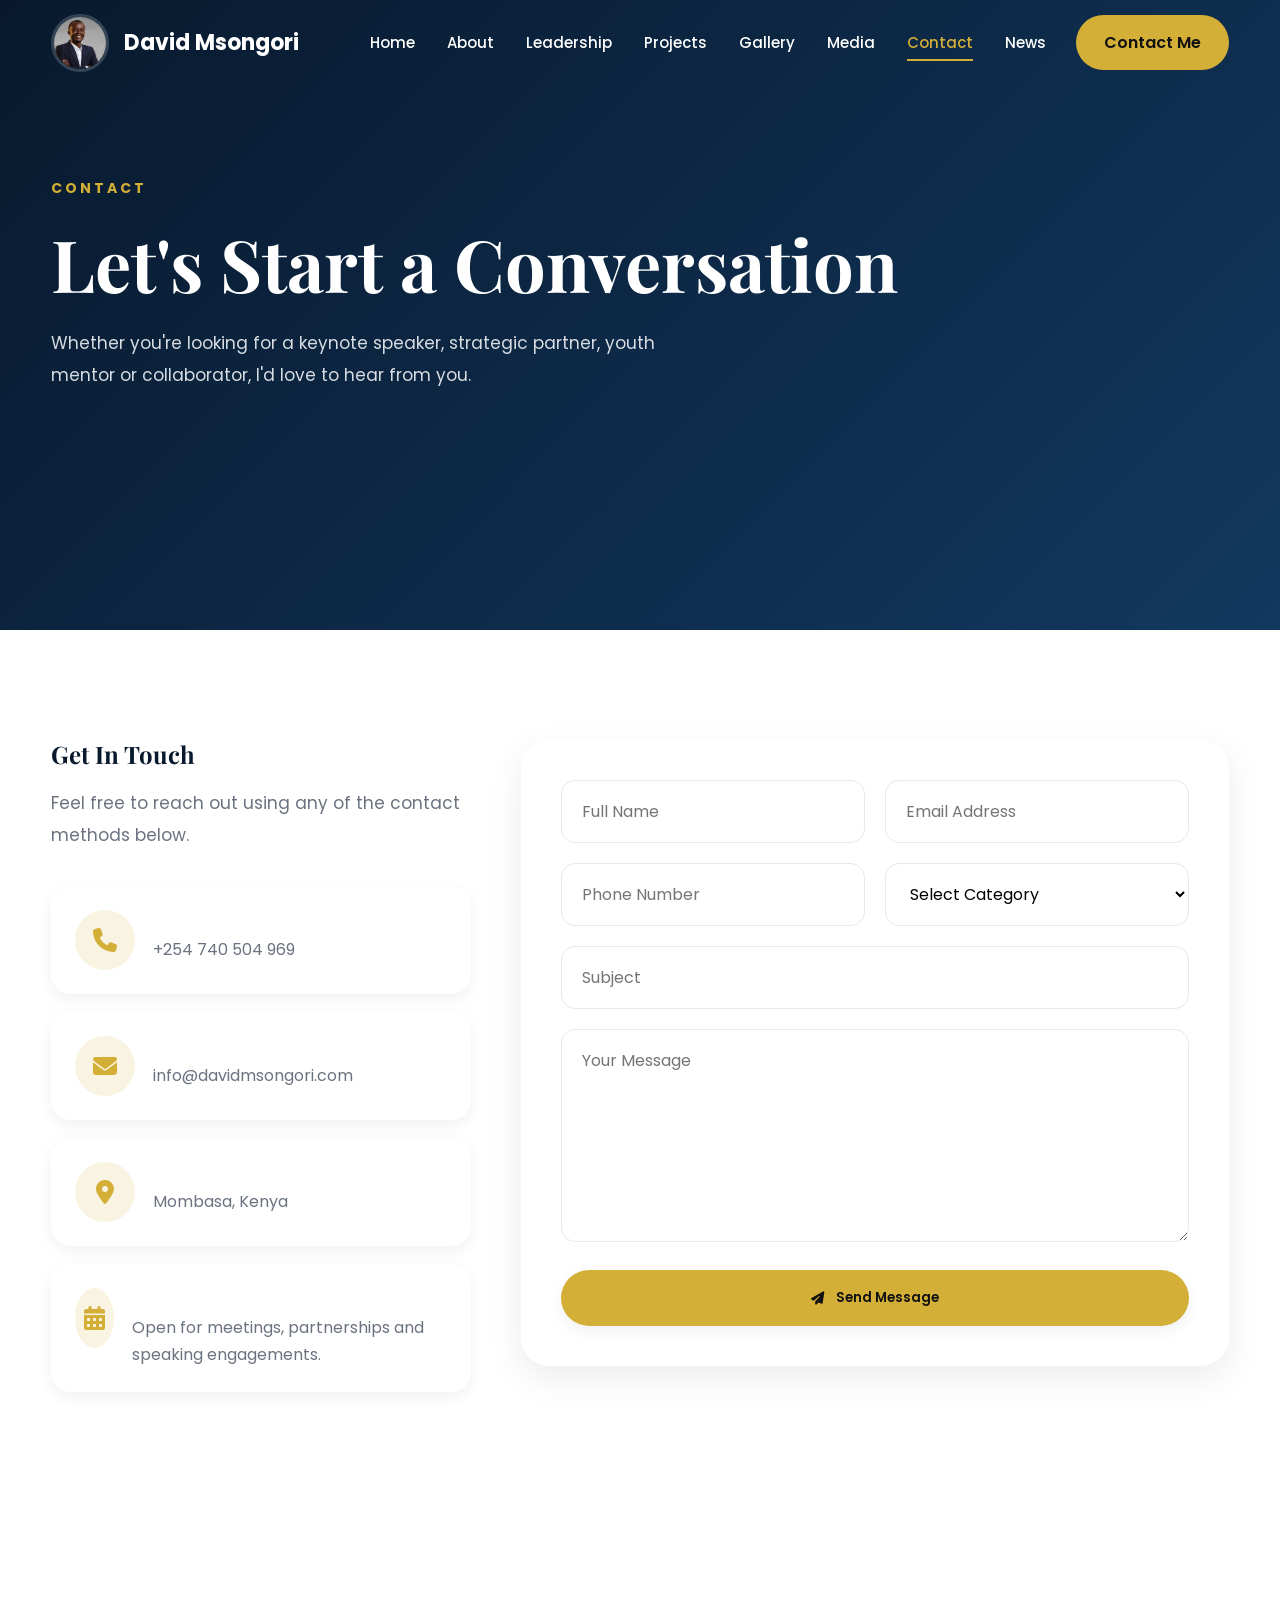
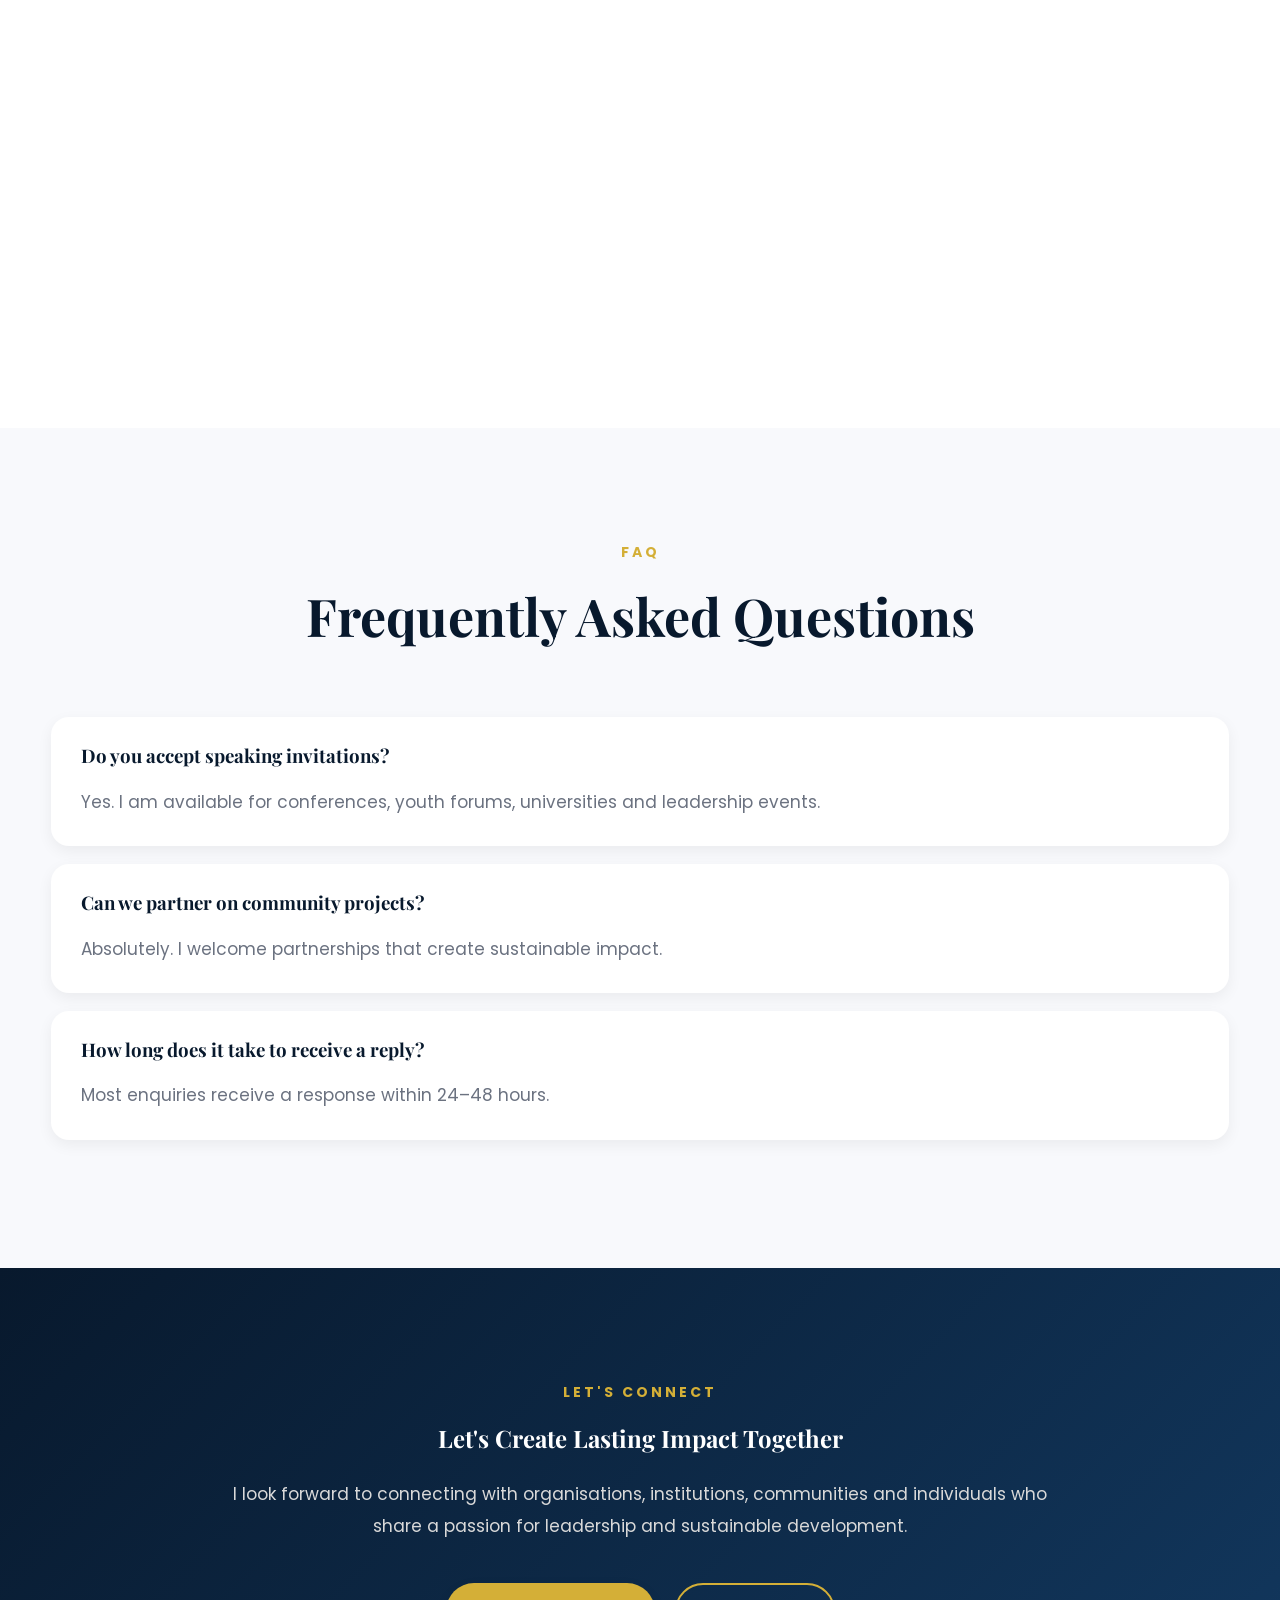
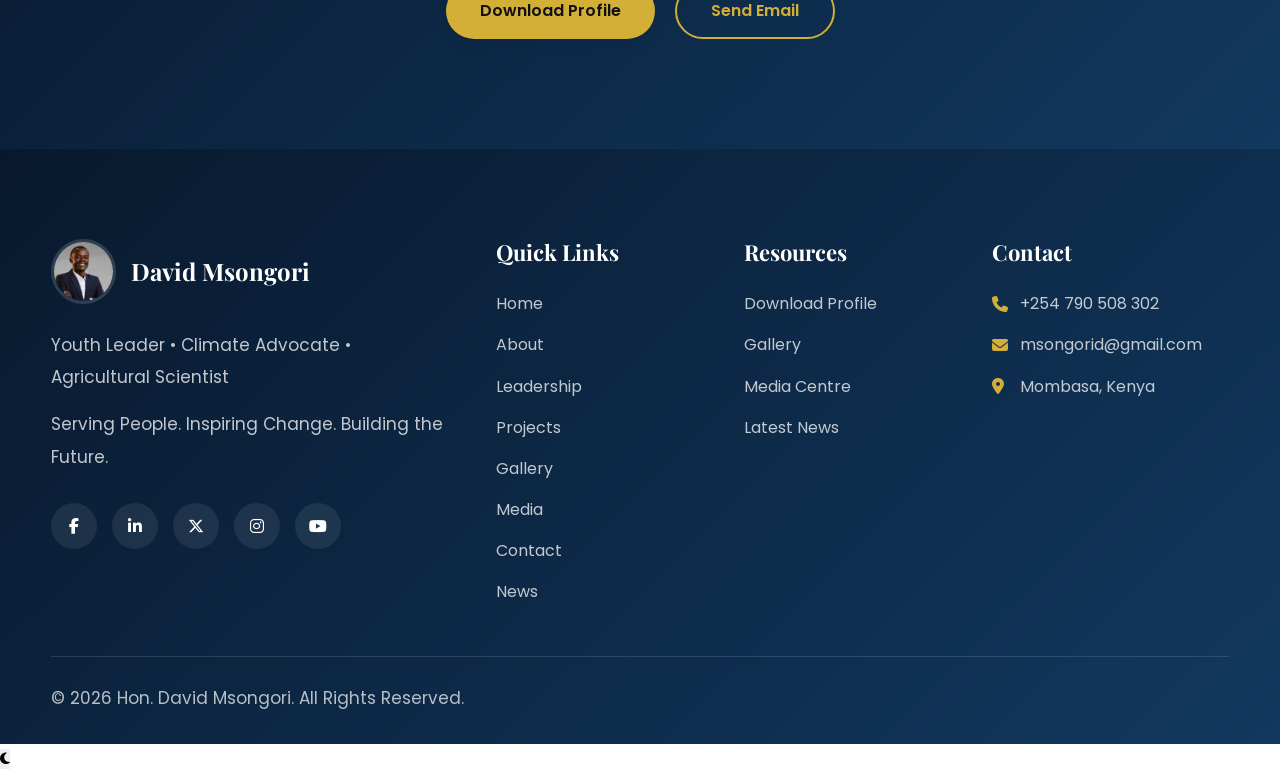
<file: contact.html>
<!DOCTYPE html>
<html lang="en">

<div id="header"></div>
<body>

    <!-- ======================================================
         HEADER
         Copy your complete header/navigation from index.html
    ======================================================= -->
<head>

    <!-- Basic -->
    <meta charset="UTF-8">
    <meta name="viewport" content="width=device-width, initial-scale=1.0">

    <title>Hon. David Msongori | Official Website</title>

    <meta name="description"
          content="Official website of Hon. David Msongori, Youth Leader, Climate Advocate and Agricultural Scientist.">

    <meta name="keywords"
          content="David Msongori, Youth Leader, Kenya, Climate Advocate, Agriculture, Leadership">

    <meta name="author"
          content="Hon. David Msongori">

    <!-- Theme Color -->

    <meta name="theme-color" content="#0A2342">

    <!-- Favicon -->

    <link rel="icon" type="image/png" href="images/favicon.png">

    <!-- Google Fonts -->

    <link rel="preconnect" href="https://fonts.googleapis.com">

    <link rel="preconnect" href="https://fonts.gstatic.com" crossorigin>

    <link href="https://fonts.googleapis.com/css2?family=Poppins:wght@300;400;500;600;700&family=Playfair+Display:wght@600;700;800&display=swap" rel="stylesheet">

    <!-- Font Awesome -->

    <link rel="stylesheet"
href="https://cdnjs.cloudflare.com/ajax/libs/font-awesome/6.5.2/css/all.min.css">

    <!-- CSS -->

    <link rel="stylesheet" href="css/style.css">
    

</head>

<body>
<main>

<!-- Navigation goes here -->

    <header class="header">

<div class="container nav-container">

<a href="index.html" class="logo">

<img src="images/david.jpg" alt="David Msongori">

<span>David Msongori</span>

</a>

<nav class="navbar">

<ul class="nav-links">

<li><a href="index.html" class="active">Home</a></li>

<li><a href="about.html">About</a></li>

<li><a href="leadership.html">Leadership</a></li>

<li><a href="projects.html">Projects</a></li>

<li><a href="gallery.html">Gallery</a></li>

<li><a href="media.html">Media</a></li>

<li><a href="contact.html">Contact</a></li>

<li><a href="news.html">News</a></li>

</ul>

</nav>

<a href="https://wa.me/254790508302" class="nav-btn">

Contact Me

</a>

<div class="hamburger">

<span></span>

<span></span>

<span></span>

</div>

</div>

</header>


    <!-- ======================================================
         CONTACT HERO
    ======================================================= -->

    <section class="contact-hero">

        <div class="container">

            <span class="section-tag">

                CONTACT

            </span>

            <h1 class="hero-title">

                Let's Start a Conversation

            </h1>

            <p class="hero-text">

                Whether you're looking for a keynote speaker,
                strategic partner, youth mentor or collaborator,
                I'd love to hear from you.

            </p>

        </div>

    </section>



    <!-- ======================================================
         CONTACT
    ======================================================= -->

    <section class="contact-page">

        <div class="container">

            <div class="contact-grid">

                <!-- LEFT -->

                <div class="contact-info">

                    <h2>

                        Get In Touch

                    </h2>

                    <p>

                        Feel free to reach out using any of the
                        contact methods below.

                    </p>

                    <div class="contact-card">

                        <i class="fas fa-phone"></i>

                        <div>

                            <h4>Phone</h4>

                            <span>+254 740 504 969</span>

                        </div>

                    </div>

                    <div class="contact-card">

                        <i class="fas fa-envelope"></i>

                        <div>

                            <h4>Email</h4>

                            <span>info@davidmsongori.com</span>

                        </div>

                    </div>

                    <div class="contact-card">

                        <i class="fas fa-location-dot"></i>

                        <div>

                            <h4>Location</h4>

                            <span>Mombasa, Kenya</span>

                        </div>

                    </div>

                    <div class="contact-card">

                        <i class="fas fa-calendar-days"></i>

                        <div>

                            <h4>Availability</h4>

                            <span>

                                Open for meetings,
                                partnerships and speaking engagements.

                            </span>

                        </div>

                    </div>

                </div>



                <!-- RIGHT -->

                <div class="contact-form">

                    <form id="contactForm">

                        <div class="form-row">

                            <input
                                type="text"
                                placeholder="Full Name"
                                required>

                            <input
                                type="email"
                                placeholder="Email Address"
                                required>

                        </div>

                        <div class="form-row">

                            <input
                                type="tel"
                                placeholder="Phone Number">

                            <select required>

                                <option value="">

                                    Select Category

                                </option>

                                <option>

                                    Partnership

                                </option>

                                <option>

                                    Speaking Invitation

                                </option>

                                <option>

                                    Media Interview

                                </option>

                                <option>

                                    Consultancy

                                </option>

                                <option>

                                    General Inquiry

                                </option>

                            </select>

                        </div>

                        <input
                            type="text"
                            placeholder="Subject"
                            required>

                        <textarea
                            rows="7"
                            placeholder="Your Message"
                            required></textarea>

                        <button
                            class="btn btn-primary"
                            type="submit">

                            <i class="fas fa-paper-plane"></i>

                            Send Message

                        </button>

                    </form>

                </div>

            </div>

        </div>

    </section>



    <!-- ======================================================
         MAP
    ======================================================= -->

    <section class="contact-map">

        <iframe
            src="https://www.google.com/maps?q=Mombasa,Kenya&output=embed"
            loading="lazy"
            allowfullscreen>

        </iframe>

    </section>



    <!-- ======================================================
         FAQ
    ======================================================= -->

    <section class="faq">

        <div class="container">

            <div class="section-header">

                <span class="section-tag">

                    FAQ

                </span>

                <h2 class="section-title">

                    Frequently Asked Questions

                </h2>

            </div>

            <div class="faq-item">

                <h3>

                    Do you accept speaking invitations?

                </h3>

                <p>

                    Yes. I am available for conferences,
                    youth forums, universities and leadership events.

                </p>

            </div>

            <div class="faq-item">

                <h3>

                    Can we partner on community projects?

                </h3>

                <p>

                    Absolutely. I welcome partnerships that create
                    sustainable impact.

                </p>

            </div>

            <div class="faq-item">

                <h3>

                    How long does it take to receive a reply?

                </h3>

                <p>

                    Most enquiries receive a response within
                    24–48 hours.

                </p>

            </div>

        </div>

    </section>



    <!-- ======================================================
         CTA
    ======================================================= -->

    <section class="about-cta">

        <div class="container about-cta-container">

            <span class="section-tag">

                LET'S CONNECT

            </span>

            <h2>

                Let's Create Lasting Impact Together

            </h2>

            <p>

                I look forward to connecting with organisations,
                institutions, communities and individuals who
                share a passion for leadership and sustainable
                development.

            </p>

            <div class="about-cta-buttons">

                <a
                    href="documents/David-Msongori-Profile.pdf"
                    class="btn btn-primary"
                    download>

                    Download Profile

                </a>

                <a
                    href="mailto:info@davidmsongori.com"
                    class="btn btn-secondary">

                    Send Email

                </a>

            </div>

        </div>

    </section>



 <!--=====================================
FOOTER
======================================-->

<div id="footer"></div>

    <script src="js/include.js"></script>
    <script src="js/script.js"></script>

</body>

</html>
</file>
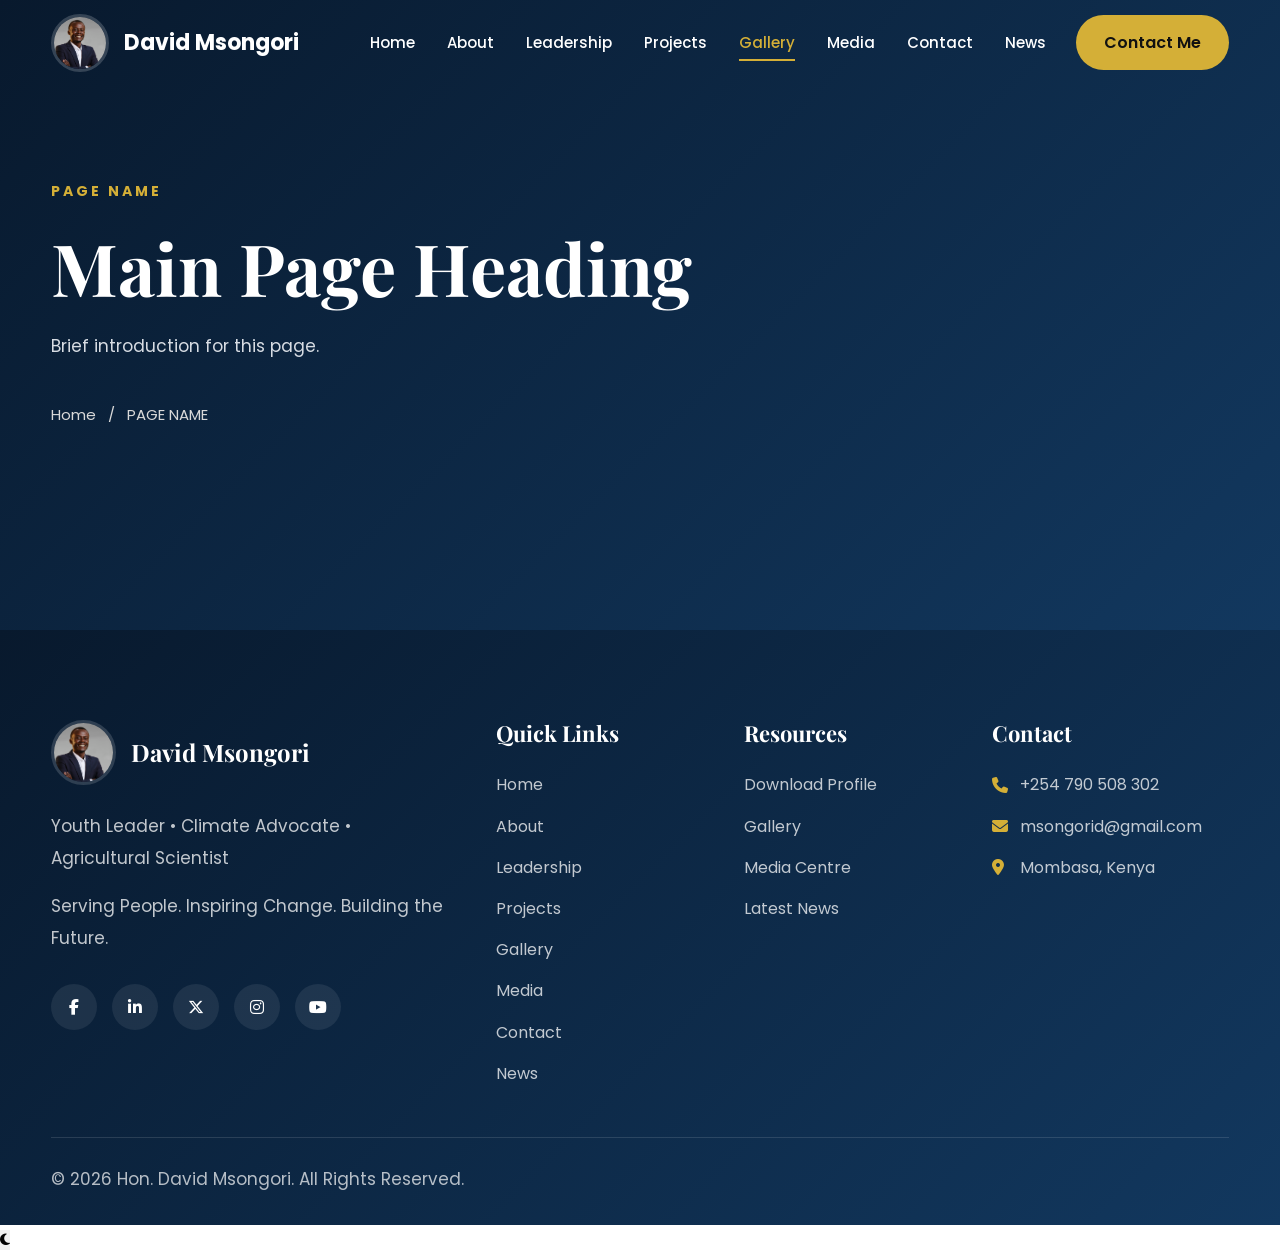
<file: gallery.html>
<!DOCTYPE html>
<html lang="en">

 <head>
    <div id="header"></div>
  </head>


<body>



<!--==================================================
                    HEADER
===================================================-->

<header class="header">

    <div class="container nav-container">

        <a href="index.html" class="logo">

            <img src="images/david.jpg"
                 alt="David Msongori">

            <span>David Msongori</span>

        </a>

        <nav class="navbar">

            <ul class="nav-links">

                <li><a href="index.html">Home</a></li>

                <li><a href="about.html">About</a></li>

                <li><a href="leadership.html">Leadership</a></li>

                <li><a href="projects.html">Projects</a></li>

                <li><a href="gallery.html">Gallery</a></li>

                <li><a href="media.html">Media</a></li>

                <li><a href="contact.html">Contact</a></li>

                <li><a href="news.html">News</a></li>

            </ul>

        </nav>

        <a href="contact.html"
           class="nav-btn">

            Contact Me

        </a>

        <div class="hamburger">

            <span></span>

            <span></span>

            <span></span>

        </div>

    </div>

</header>



<!--==================================================
                    MAIN CONTENT
===================================================-->

<main>

    <!--==================================================
                    PAGE HERO
    ===================================================-->

    <section class="page-hero">

        <div class="container">

            <span class="section-tag">

                PAGE NAME

            </span>

            <h1 class="hero-title">

                Main Page Heading

            </h1>

            <p class="hero-text">

                Brief introduction for this page.

            </p>

            <div class="breadcrumb">

                <a href="index.html">

                    Home

                </a>

                /

                <span>

                    PAGE NAME

                </span>

            </div>

        </div>

    </section>



    <!--==================================================
                    PAGE CONTENT
    ===================================================-->

    <!-- Add Sections Here -->



</main>



<!--==================================================
                    FOOTER
===================================================-->

<div id="footer"></div>



<!--==================================================
                JAVASCRIPT
===================================================-->
<script src="js/include.js"></script>
<script src="js/script.js"></script>

</body>
</html>
</file>
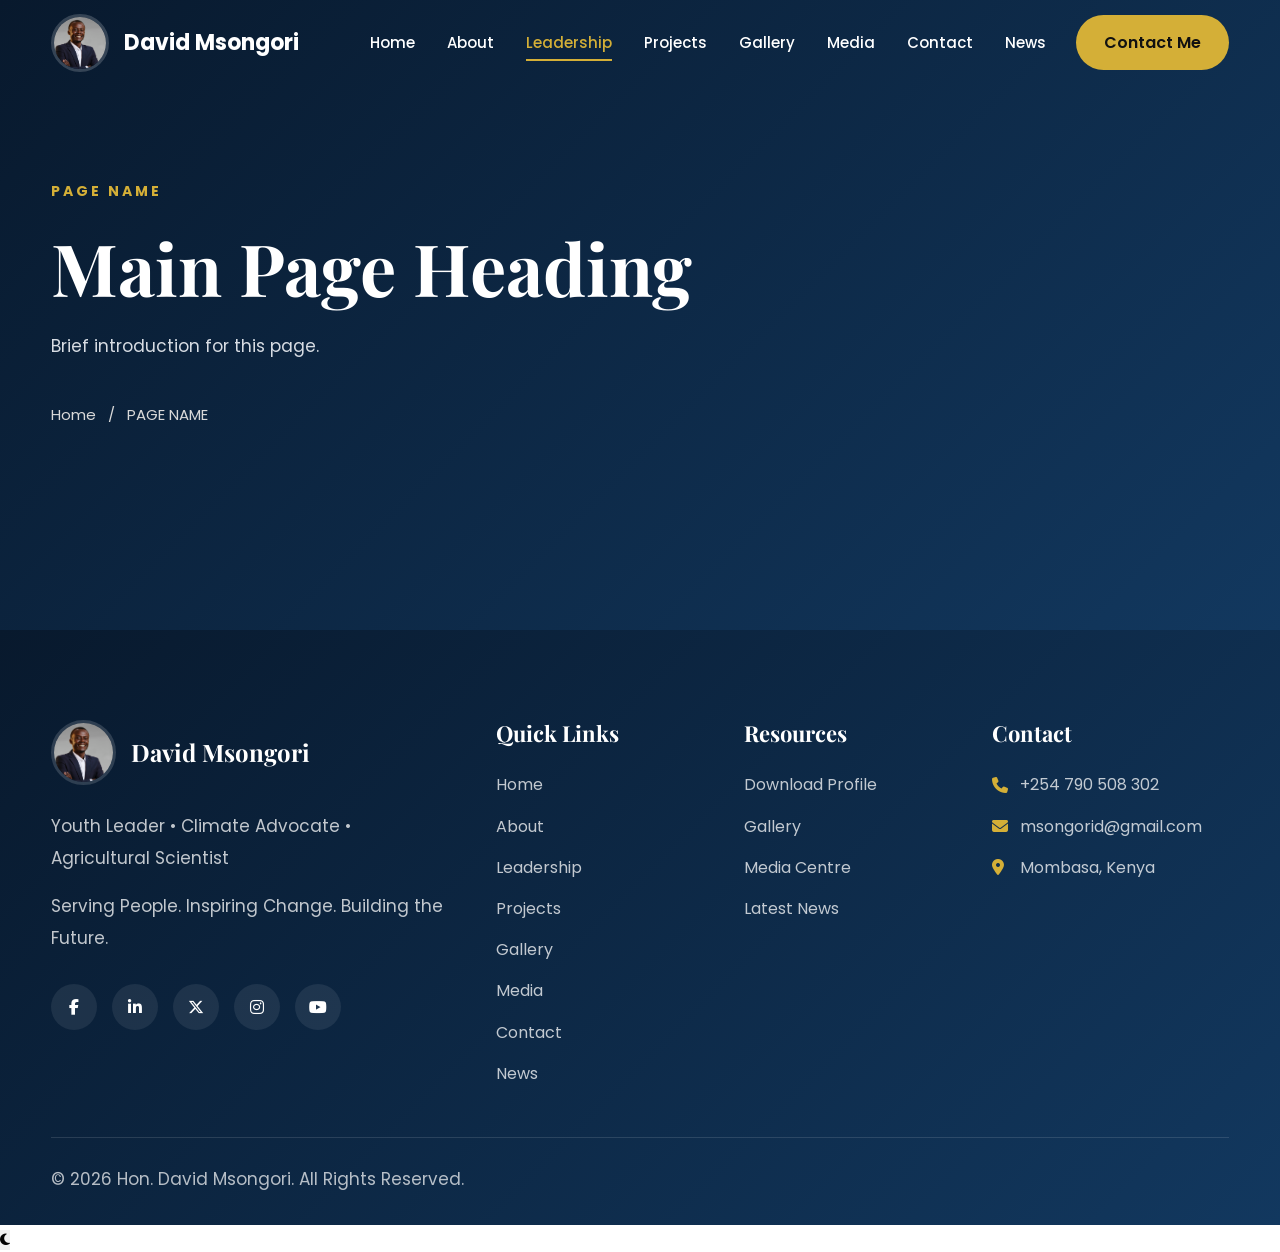
<file: leadership.html>
<!DOCTYPE html>
<html lang="en">

<div id="header"></div>

<body>



<!--==================================================
                    HEADER
===================================================-->

<header class="header">

    <div class="container nav-container">

        <a href="index.html" class="logo">

            <img src="images/david.jpg"
                 alt="David Msongori">

            <span>David Msongori</span>

        </a>

        <nav class="navbar">

            <ul class="nav-links">

                <li><a href="index.html">Home</a></li>

                <li><a href="about.html">About</a></li>

                <li><a href="leadership.html">Leadership</a></li>

                <li><a href="projects.html">Projects</a></li>

                <li><a href="gallery.html">Gallery</a></li>

                <li><a href="media.html">Media</a></li>

                <li><a href="contact.html">Contact</a></li>

                <li><a href="news.html">News</a></li>

            </ul>

        </nav>

        <a href="contact.html"
           class="nav-btn">

            Contact Me

        </a>

        <div class="hamburger">

            <span></span>

            <span></span>

            <span></span>

        </div>

    </div>

</header>



<!--==================================================
                    MAIN CONTENT
===================================================-->

<main>

    <!--==================================================
                    PAGE HERO
    ===================================================-->

    <section class="page-hero">

        <div class="container">

            <span class="section-tag">

                PAGE NAME

            </span>

            <h1 class="hero-title">

                Main Page Heading

            </h1>

            <p class="hero-text">

                Brief introduction for this page.

            </p>

            <div class="breadcrumb">

                <a href="index.html">

                    Home

                </a>

                /

                <span>

                    PAGE NAME

                </span>

            </div>

        </div>

    </section>



    <!--==================================================
                    PAGE CONTENT
    ===================================================-->

    <!-- Add Sections Here -->



</main>



<div id="footer"></div>


<!--==================================================
                JAVASCRIPT
===================================================-->
<script src="js/include.js"></script>
<script src="js/script.js"></script>

</body>
</html>
</file>
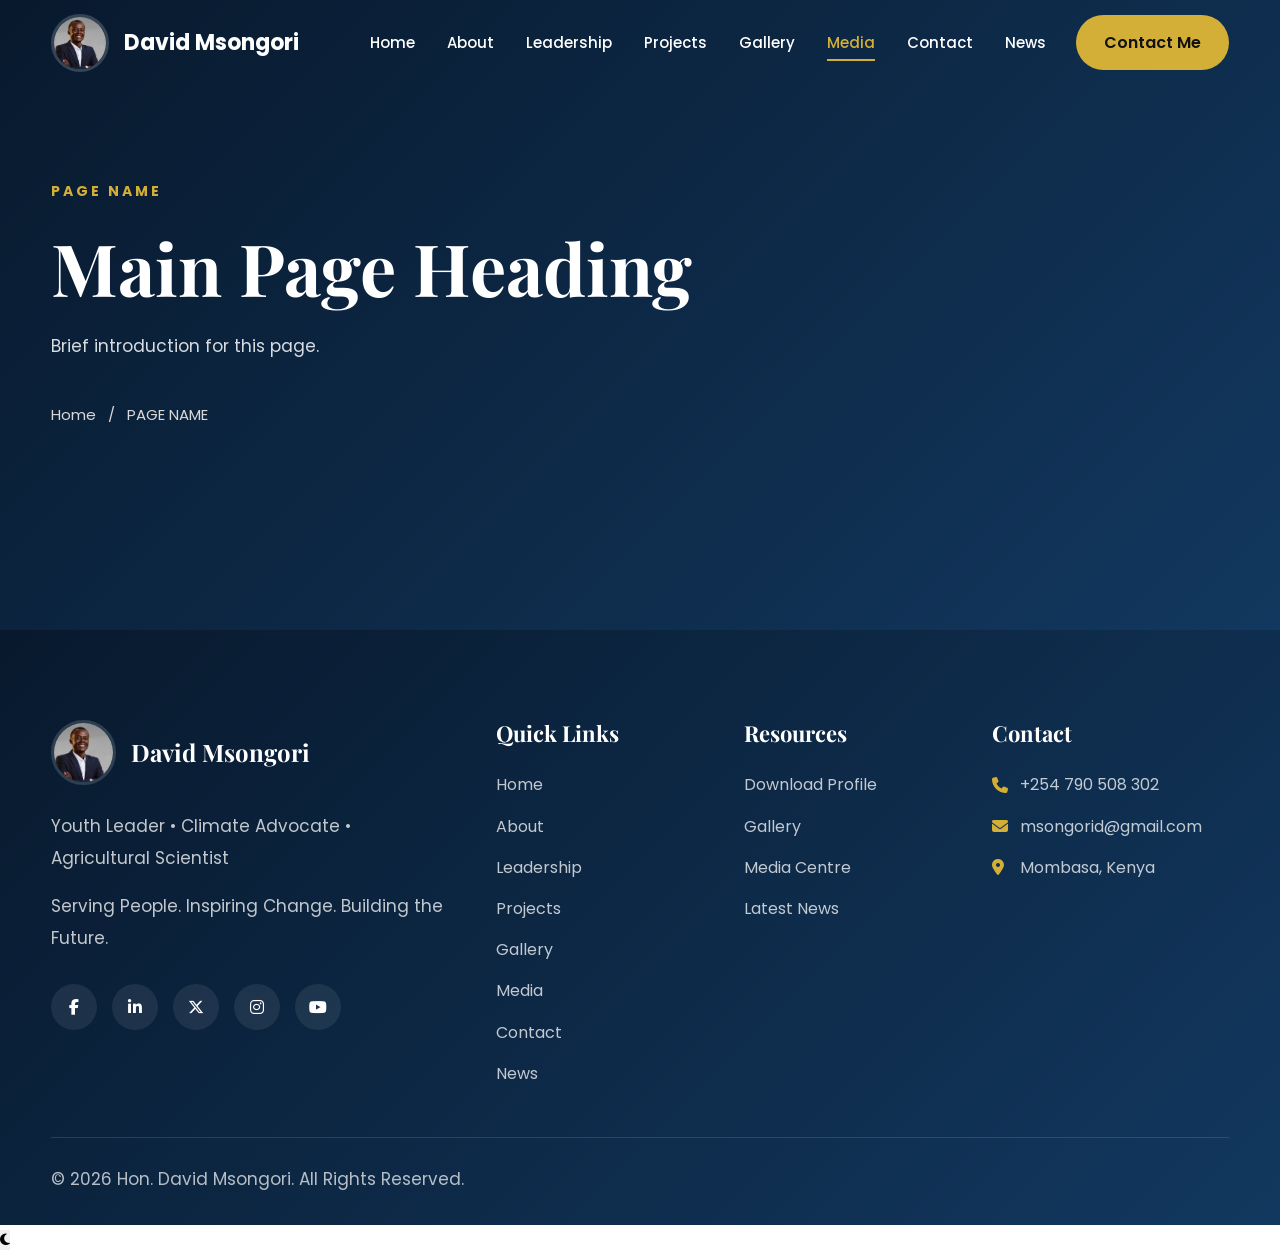
<file: media.html>
<!DOCTYPE html>
<html lang="en">

  <head>
    <div id="header"></div>
  </head>


<body>



<!--==================================================
                    HEADER
===================================================-->

<header class="header">

    <div class="container nav-container">

        <a href="index.html" class="logo">

            <img src="images/david.jpg"
                 alt="David Msongori">

            <span>David Msongori</span>

        </a>

        <nav class="navbar">

            <ul class="nav-links">

                <li><a href="index.html">Home</a></li>

                <li><a href="about.html">About</a></li>

                <li><a href="leadership.html">Leadership</a></li>

                <li><a href="projects.html">Projects</a></li>

                <li><a href="gallery.html">Gallery</a></li>

                <li><a href="media.html">Media</a></li>

                <li><a href="contact.html">Contact</a></li>

                <li><a href="news.html">News</a></li>

            </ul>

        </nav>

        <a href="contact.html"
           class="nav-btn">

            Contact Me

        </a>

        <div class="hamburger">

            <span></span>

            <span></span>

            <span></span>

        </div>

    </div>

</header>



<!--==================================================
                    MAIN CONTENT
===================================================-->

<main>

    <!--==================================================
                    PAGE HERO
    ===================================================-->

    <section class="page-hero">

        <div class="container">

            <span class="section-tag">

                PAGE NAME

            </span>

            <h1 class="hero-title">

                Main Page Heading

            </h1>

            <p class="hero-text">

                Brief introduction for this page.

            </p>

            <div class="breadcrumb">

                <a href="index.html">

                    Home

                </a>

                /

                <span>

                    PAGE NAME

                </span>

            </div>

        </div>

    </section>



    <!--==================================================
                    PAGE CONTENT
    ===================================================-->

    <!-- Add Sections Here -->



</main>



<!--==================================================
                    FOOTER
===================================================-->

<div id="footer"></div>



<!--==================================================
                JAVASCRIPT
===================================================-->

  <script src="js/include.js"></script>
  <script src="js/script.js"></script>

</body>
</html>
</file>
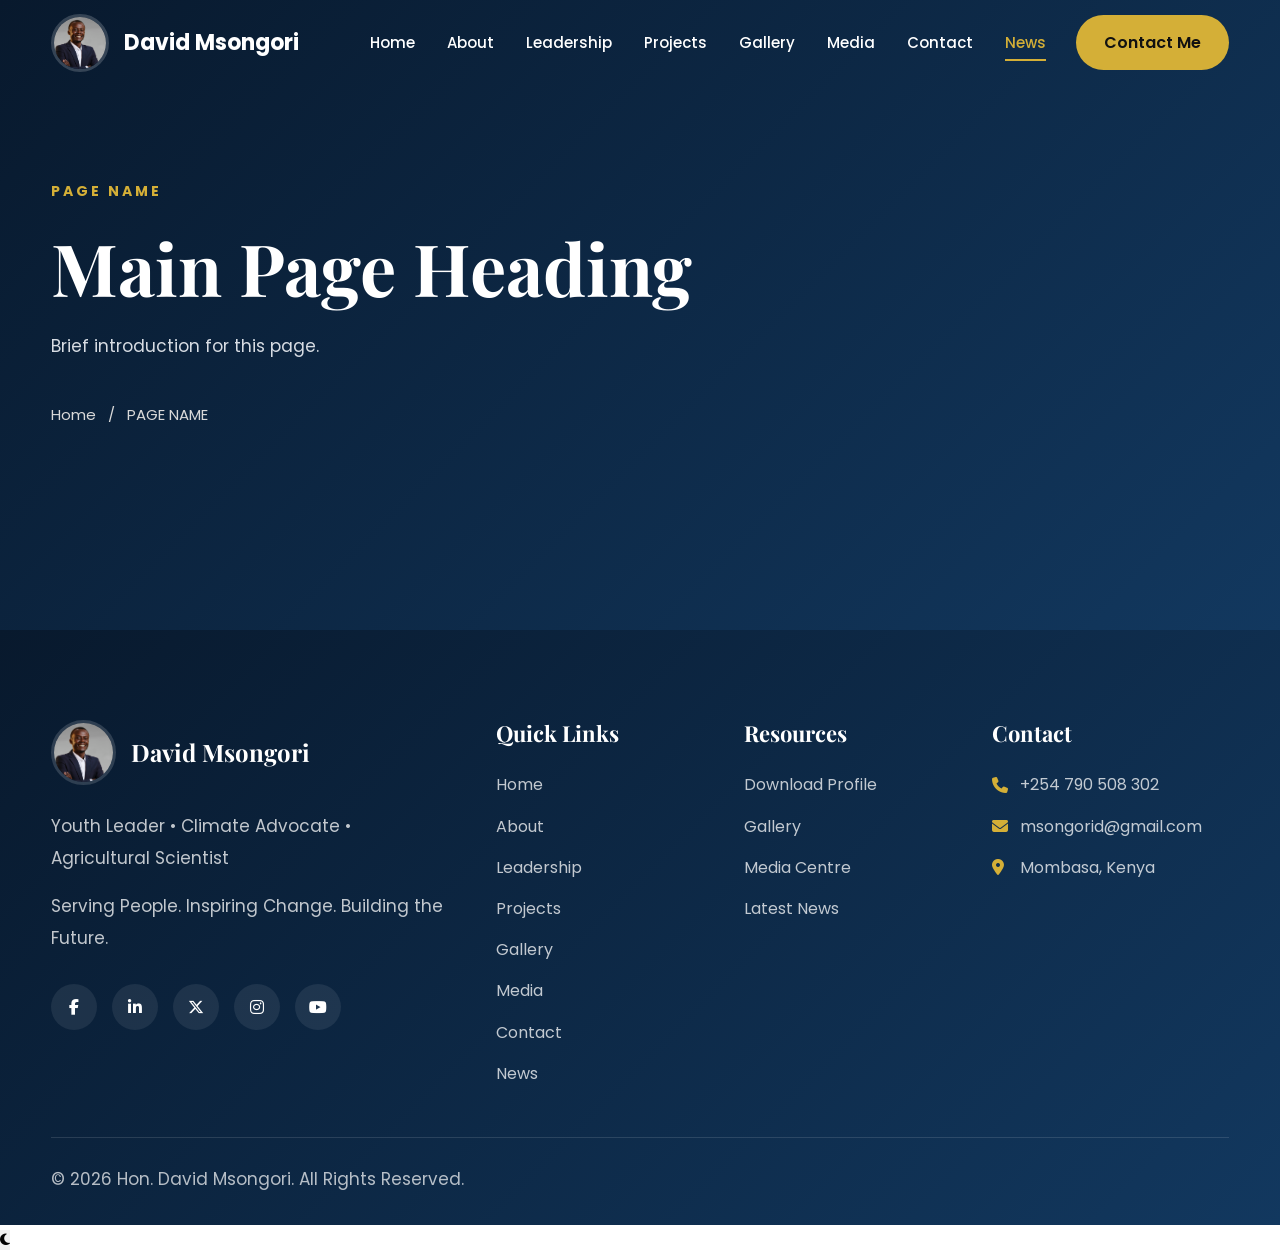
<file: news.html>
<!DOCTYPE html>
<html lang="en">

<div id="header"></div>
<body>



<!--==================================================
                    HEADER
===================================================-->

<header class="header">

    <div class="container nav-container">

        <a href="index.html" class="logo">

            <img src="images/david.jpg"
                 alt="David Msongori">

            <span>David Msongori</span>

        </a>

        <nav class="navbar">

            <ul class="nav-links">

                <li><a href="index.html">Home</a></li>

                <li><a href="about.html">About</a></li>

                <li><a href="leadership.html">Leadership</a></li>

                <li><a href="projects.html">Projects</a></li>

                <li><a href="gallery.html">Gallery</a></li>

                <li><a href="media.html">Media</a></li>

                <li><a href="contact.html">Contact</a></li>

                <li><a href="news.html">News</a></li>

            </ul>

        </nav>

        <a href="contact.html"
           class="nav-btn">

            Contact Me

        </a>

        <div class="hamburger">

            <span></span>

            <span></span>

            <span></span>

        </div>

    </div>

</header>



<!--==================================================
                    MAIN CONTENT
===================================================-->

<main>

    <!--==================================================
                    PAGE HERO
    ===================================================-->

    <section class="page-hero">

        <div class="container">

            <span class="section-tag">

                PAGE NAME

            </span>

            <h1 class="hero-title">

                Main Page Heading

            </h1>

            <p class="hero-text">

                Brief introduction for this page.

            </p>

            <div class="breadcrumb">

                <a href="index.html">

                    Home

                </a>

                /

                <span>

                    PAGE NAME

                </span>

            </div>

        </div>

    </section>



    <!--==================================================
                    PAGE CONTENT
    ===================================================-->

    <!-- Add Sections Here -->



</main>



<!--==================================================
                    FOOTER
===================================================-->

<div id="footer"></div>



<!--==================================================
                JAVASCRIPT
===================================================-->
<script src="js/include.js"></script>
<script src="js/script.js"></script>

</body>
</html>
</file>
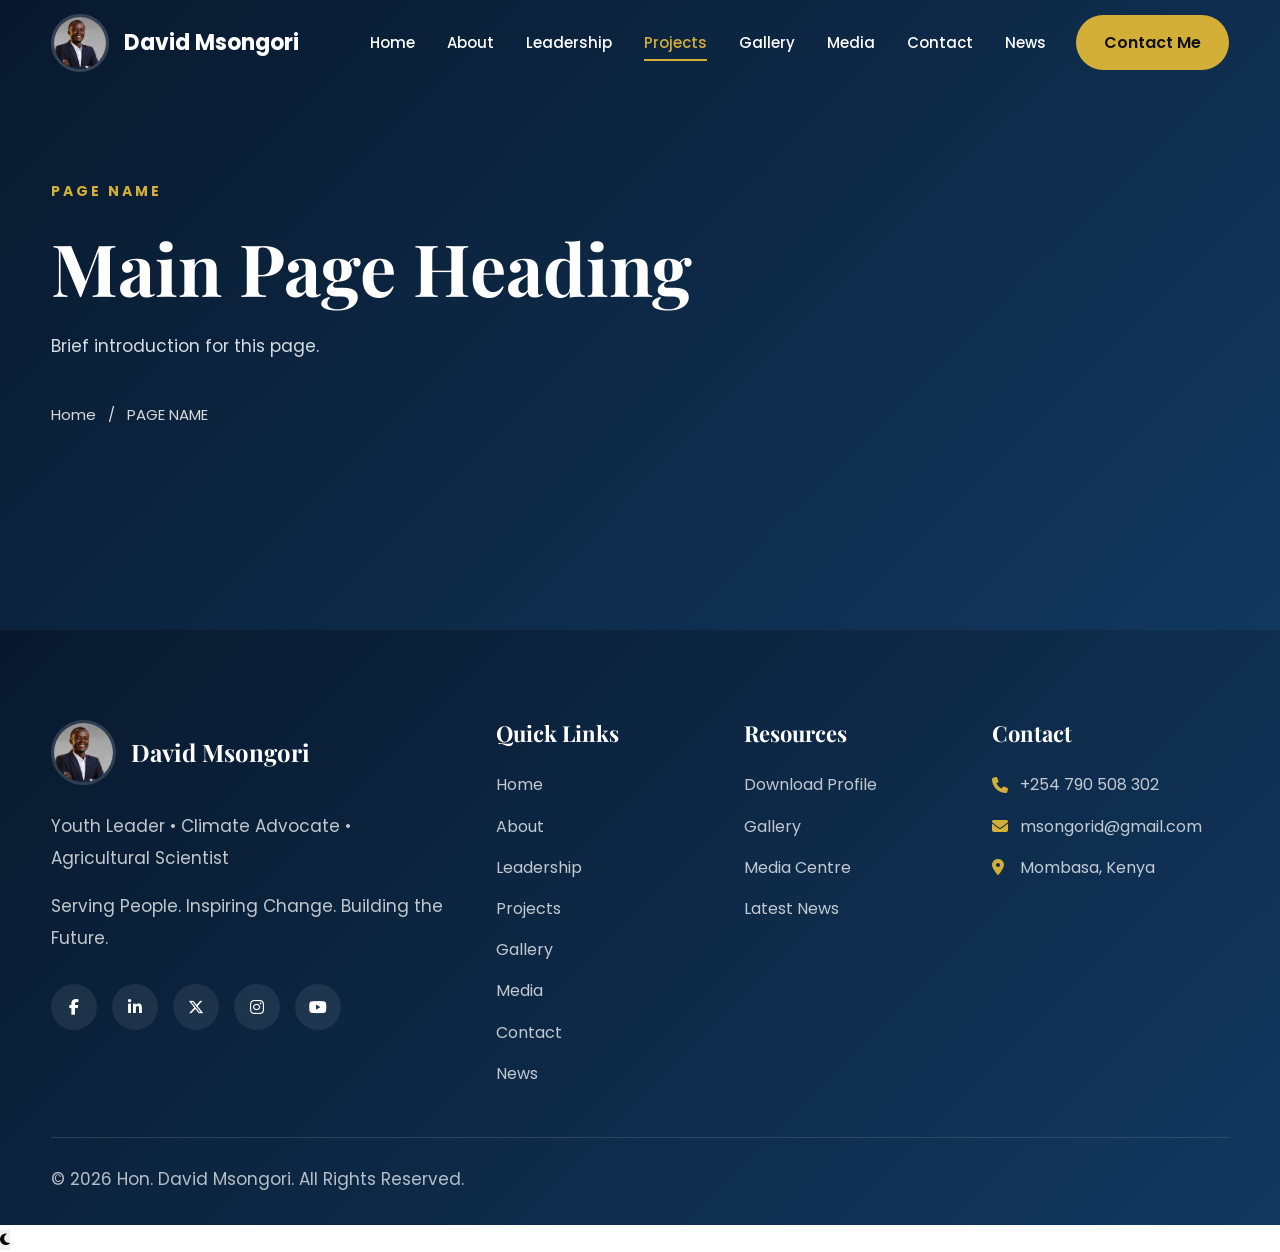
<file: projects.html>
<!DOCTYPE html>
<html lang="en">

<div id="header"></div>

<body>



<!--==================================================
                    HEADER
===================================================-->

<header class="header">

    <div class="container nav-container">

        <a href="index.html" class="logo">

            <img src="images/david.jpg"
                 alt="David Msongori">

            <span>David Msongori</span>

        </a>

        <nav class="navbar">

            <ul class="nav-links">

                <li><a href="index.html">Home</a></li>

                <li><a href="about.html">About</a></li>

                <li><a href="leadership.html">Leadership</a></li>

                <li><a href="projects.html">Projects</a></li>

                <li><a href="gallery.html">Gallery</a></li>

                <li><a href="media.html">Media</a></li>

                <li><a href="contact.html">Contact</a></li>

                <li><a href="news.html">News</a></li>

            </ul>

        </nav>

        <a href="contact.html"
           class="nav-btn">

            Contact Me

        </a>

        <div class="hamburger">

            <span></span>

            <span></span>

            <span></span>

        </div>

    </div>

</header>



<!--==================================================
                    MAIN CONTENT
===================================================-->

<main>

    <!--==================================================
                    PAGE HERO
    ===================================================-->

    <section class="page-hero">

        <div class="container">

            <span class="section-tag">

                PAGE NAME

            </span>

            <h1 class="hero-title">

                Main Page Heading

            </h1>

            <p class="hero-text">

                Brief introduction for this page.

            </p>

            <div class="breadcrumb">

                <a href="index.html">

                    Home

                </a>

                /

                <span>

                    PAGE NAME

                </span>

            </div>

        </div>

    </section>



    <!--==================================================
                    PAGE CONTENT
    ===================================================-->

    <!-- Add Sections Here -->



</main>



<!--==================================================
                    FOOTER
===================================================-->

<div id="footer"></div>



<!--==================================================
                JAVASCRIPT
===================================================-->
<script src="js/include.js"></script>
<script src="js/script.js"></script>

</body>
</html>
</file>
<file: css/style.css>
/*==========================================================
    HON. DAVID MSONGORI OFFICIAL WEBSITE
    MASTER STYLESHEET
    VERSION 3.0
============================================================

TABLE OF CONTENTS

01. Root Variables
02. Reset
03. Base Layout
04. Typography
05. Utilities
06. Buttons
07. Cards
08. Forms

==========================================================*/



/*==========================================================
01. ROOT VARIABLES
==========================================================*/

:root{

    /* Brand Colours */

    --primary:#08192D;
    --secondary:#12385F;
    --accent:#D4AF37;

    /* Neutral Colours */

    --white:#FFFFFF;
    --light:#F8F9FC;
    --border:#E6E8EC;
    --gray:#6B7280;
    --dark:#1F2937;
    --black:#111111;

    /* Typography */

    --heading:'Playfair Display',serif;
    --body:'Poppins',sans-serif;

    /* Layout */

    --container:1200px;

    --section-padding:110px;

    --header-height:85px;

    /* Border Radius */

    --radius-sm:10px;
    --radius:20px;
    --radius-lg:32px;

    /* Shadows */

    --shadow-sm:
        0 5px 15px rgba(0,0,0,.06);

    --shadow:
        0 12px 35px rgba(0,0,0,.08);

    --shadow-lg:
        0 25px 60px rgba(0,0,0,.15);

    /* Transition */

    --transition:.35s ease;

}



/*==========================================================
02. RESET
==========================================================*/

*,
*::before,
*::after{

    margin:0;

    padding:0;

    box-sizing:border-box;

}

html{

    scroll-behavior:smooth;

}

body{

    font-family:var(--body);

    background:var(--white);

    color:var(--dark);

    line-height:1.7;

    overflow-x:hidden;

    -webkit-font-smoothing:antialiased;

    text-rendering:optimizeLegibility;

}

img{

    display:block;

    max-width:100%;

    height:auto;

}

a{

    text-decoration:none;

    color:inherit;

    transition:var(--transition);

}

ul{

    list-style:none;

}

button,
input,
textarea,
select{

    font-family:inherit;

    outline:none;

}

button{

    border:none;

    cursor:pointer;

}



/*==========================================================
03. BASE LAYOUT
==========================================================*/

main{

    overflow:hidden;

}

section{

    position:relative;

    padding:var(--section-padding) 0;

}

.container{

    width:min(var(--container),92%);

    margin-inline:auto;

}

.container-lg{

    width:min(1400px,94%);

    margin-inline:auto;

}



/*==========================================================
04. TYPOGRAPHY
==========================================================*/

h1,
h2,
h3,
h4,
h5,
h6{

    font-family:var(--heading);

    color:var(--primary);

    line-height:1.2;

}

.hero-title{

    font-size:clamp(42px,6vw,72px);

    color:var(--white);

    margin-bottom:20px;

}

.hero-title span{

    color:var(--accent);

}

.section-tag{

    display:inline-block;

    margin-bottom:20px;

    color:var(--accent);

    font-size:14px;

    font-weight:700;

    letter-spacing:3px;

    text-transform:uppercase;

}

.section-title{

    font-size:clamp(36px,5vw,52px);

    margin-bottom:20px;

}

.section-subtitle{

    max-width:760px;

    margin:auto;

    font-size:18px;

    color:var(--gray);

    line-height:1.8;

}

p{

    font-size:17px;

    color:var(--gray);

    line-height:1.9;

}



/*==========================================================
05. UTILITIES
==========================================================*/

.text-center{

    text-align:center;

}

.text-white{

    color:var(--white);

}

.text-gold{

    color:var(--accent);

}

.bg-light{

    background:var(--light);

}

.rounded{

    border-radius:var(--radius);

}

.shadow{

    box-shadow:var(--shadow);

}

.d-flex{

    display:flex;

}

.d-grid{

    display:grid;

}

.align-center{

    align-items:center;

}

.justify-between{

    justify-content:space-between;

}

.justify-center{

    justify-content:center;

}

.w-100{

    width:100%;

}

.mt-1{

    margin-top:20px;

}

.mt-2{

    margin-top:40px;

}

.mt-3{

    margin-top:60px;

}

.mb-1{

    margin-bottom:20px;

}

.mb-2{

    margin-bottom:40px;

}

.mb-3{

    margin-bottom:60px;

}



/*==========================================================
06. BUTTONS
==========================================================*/

.btn{

    display:inline-flex;

    align-items:center;

    justify-content:center;

    gap:12px;

    min-height:56px;

    padding:0 34px;

    border-radius:50px;

    font-weight:600;

    transition:var(--transition);

}

.btn:hover{

    transform:translateY(-4px);

}

.btn-primary{

    background:var(--accent);

    color:var(--black);

    box-shadow:var(--shadow-sm);

}

.btn-primary:hover{

    box-shadow:var(--shadow);

}

.btn-secondary{

    border:2px solid var(--accent);

    color:var(--accent);

}

.btn-secondary:hover{

    background:var(--accent);

    color:var(--black);

}

.btn-light{

    background:var(--white);

    color:var(--primary);

}

.btn-outline{

    background:transparent;

    border:2px solid var(--white);

    color:var(--white);

}

.btn-outline:hover{

    background:var(--white);

    color:var(--primary);

}



/*==========================================================
07. CARDS
==========================================================*/

.card{

    position:relative;

    background:var(--white);

    border-radius:24px;

    box-shadow:var(--shadow);

    overflow:hidden;

    transition:var(--transition);

}

.card:hover{

    transform:translateY(-10px);

}



/*==========================================================
08. FORMS
==========================================================*/

input,
textarea,
select{

    width:100%;

    padding:18px 20px;

    border:1px solid var(--border);

    border-radius:14px;

    font-size:16px;

    background:var(--white);

    transition:var(--transition);

}

textarea{

    resize:vertical;

}

input:focus,
textarea:focus,
select:focus{

    border-color:var(--accent);

    box-shadow:0 0 0 4px rgba(212,175,55,.15);

}

/*==========================================================
09. HEADER
==========================================================*/

.header{

    position:fixed;

    top:0;

    left:0;

    width:100%;

    height:var(--header-height);

    z-index:1000;

    transition:var(--transition);

}

.header.scrolled{

    background:rgba(8,25,45,.97);

    backdrop-filter:blur(18px);

    box-shadow:0 8px 30px rgba(0,0,0,.15);

}



/*==========================================================
10. NAVIGATION
==========================================================*/

.nav-container{

    height:var(--header-height);

    display:flex;

    justify-content:space-between;

    align-items:center;

    gap:30px;

}



/*==========================================================
11. LOGO
==========================================================*/

.logo{

    display:flex;

    align-items:center;

    gap:15px;

    flex-shrink:0;

}

.logo img{

    width:58px;

    height:58px;

    object-fit:cover;

    border-radius:50%;

    border:3px solid rgba(255,255,255,.18);

}

.logo span{

    font-size:22px;

    font-weight:700;

    color:var(--white);

}



/*==========================================================
12. NAVBAR
==========================================================*/

.navbar{

    display:flex;

    align-items:center;

    margin-left:auto;

}

.nav-links{

    display:flex;

    align-items:center;

    gap:32px;

}

.nav-links li{

    position:relative;

}

.nav-links a{

    color:var(--white);

    font-size:15px;

    font-weight:500;

    position:relative;

    transition:var(--transition);

}

.nav-links a::after{

    content:"";

    position:absolute;

    left:0;

    bottom:-8px;

    width:0;

    height:2px;

    background:var(--accent);

    transition:var(--transition);

}

.nav-links a:hover,

.nav-links a.active{

    color:var(--accent);

}

.nav-links a:hover::after,

.nav-links a.active::after{

    width:100%;

}



/*==========================================================
13. NAVIGATION BUTTON
==========================================================*/

.nav-btn{

    display:inline-flex;

    justify-content:center;

    align-items:center;

    padding:14px 28px;

    border-radius:50px;

    background:var(--accent);

    color:var(--black);

    font-weight:600;

    transition:var(--transition);

    white-space:nowrap;

}

.nav-btn:hover{

    transform:translateY(-4px);

    box-shadow:var(--shadow);

}



/*==========================================================
14. HAMBURGER
==========================================================*/

.hamburger{

    display:none;

    flex-direction:column;

    justify-content:center;

    gap:6px;

    cursor:pointer;

    z-index:1100;

}

.hamburger span{

    width:30px;

    height:3px;

    background:var(--white);

    border-radius:20px;

    transition:var(--transition);

}

.hamburger.active span:nth-child(1){

    transform:translateY(9px) rotate(45deg);

}

.hamburger.active span:nth-child(2){

    opacity:0;

}

.hamburger.active span:nth-child(3){

    transform:translateY(-9px) rotate(-45deg);

}



/*==========================================================
15. HERO
==========================================================*/

.hero{

    position:relative;

    min-height:100vh;

    display:flex;

    align-items:center;

    overflow:hidden;

    background:

    linear-gradient(

        135deg,

        #08192D 0%,

        #0A2342 45%,

        #12385F 100%

    );

}



/*==========================================================
16. HERO OVERLAY
==========================================================*/

.hero-overlay{

    position:absolute;

    inset:0;

    background:

    radial-gradient(

        circle at top right,

        rgba(212,175,55,.10),

        transparent 45%

    ),

    radial-gradient(

        circle at bottom left,

        rgba(255,255,255,.05),

        transparent 35%

    );

}



/*==========================================================
17. HERO CONTAINER
==========================================================*/

.hero-container{

    position:relative;

    z-index:2;

    display:grid;

    grid-template-columns:1.1fr .9fr;

    align-items:center;

    gap:80px;

}



/*==========================================================
18. HERO CONTENT
==========================================================*/

.hero-content{

    max-width:650px;

}

.hero-welcome{

    color:var(--accent);

    font-size:15px;

    font-weight:700;

    letter-spacing:4px;

    text-transform:uppercase;

    margin-bottom:18px;

}

.hero-role{

    color:var(--white);

    font-size:20px;

    margin:22px 0;

    font-weight:500;

}

.hero-text{

    color:#D7DCE3;

    margin-bottom:40px;

    max-width:620px;

}

.hero-buttons{

    display:flex;

    flex-wrap:wrap;

    gap:18px;

    margin-bottom:45px;

}



/*==========================================================
19. HERO SOCIAL
==========================================================*/

.hero-social{

    display:flex;

    gap:16px;

}

.hero-social a{

    width:50px;

    height:50px;

    display:flex;

    justify-content:center;

    align-items:center;

    border-radius:50%;

    border:1px solid rgba(255,255,255,.18);

    color:var(--white);

    transition:var(--transition);

}

.hero-social a:hover{

    background:var(--accent);

    color:var(--black);

    transform:translateY(-5px);

}



/*==========================================================
20. HERO IMAGE
==========================================================*/

.hero-image{

    display:flex;

    justify-content:center;

    align-items:center;

}

.hero-image img{

    width:min(520px,100%);

    filter:drop-shadow(0 30px 45px rgba(0,0,0,.35));

    animation:float 6s ease-in-out infinite;

}



/*==========================================================
21. FLOATING ANIMATION
==========================================================*/

@keyframes float{

    0%{

        transform:translateY(0);

    }

    50%{

        transform:translateY(-12px);

    }

    100%{

        transform:translateY(0);

    }

}

/*==========================================================
22. ABOUT SECTION
==========================================================*/

.about{

    background:var(--white);

}

.about-container{

    display:grid;

    grid-template-columns:1fr 1fr;

    gap:70px;

    align-items:center;

}

.about-content h2{

    font-size:clamp(38px,5vw,54px);

    margin-bottom:25px;

}

.about-content p{

    margin-bottom:35px;

    max-width:600px;

}

.about-read-btn{

    display:inline-flex;

    align-items:center;

    gap:12px;

    padding:16px 34px;

    border-radius:50px;

    background:var(--accent);

    color:var(--black);

    font-weight:600;

    transition:var(--transition);

}

.about-read-btn:hover{

    transform:translateY(-5px);

    box-shadow:var(--shadow);

}

.about-read-btn i{

    transition:.3s;

}

.about-read-btn:hover i{

    transform:translateX(6px);

}



/*==========================================================
23. FEATURED VIDEO
==========================================================*/

.featured-video{

    position:relative;

}

.video-container{

    overflow:hidden;

    border-radius:24px;

    box-shadow:var(--shadow-lg);

    aspect-ratio:16/9;

    background:#000;

}

.video-container iframe{

    width:100%;

    height:100%;

    border:0;

}



/*==========================================================
24. VIDEO PROFILE
==========================================================*/

.video-profile{

    margin-top:25px;

    display:flex;

    align-items:center;

    gap:18px;

    background:var(--white);

    padding:18px;

    border-radius:20px;

    box-shadow:var(--shadow);

}

.video-profile img{

    width:80px;

    height:80px;

    object-fit:cover;

    border-radius:50%;

}

.video-profile-content h3{

    margin-bottom:8px;

}

.video-profile-content p{

    margin-bottom:12px;

}

.video-stats{

    display:flex;

    flex-wrap:wrap;

    gap:18px;

    font-size:14px;

    color:var(--gray);

}

.video-stats span{

    display:flex;

    align-items:center;

    gap:8px;

}

.video-stats i{

    color:var(--accent);

}



/*==========================================================
25. STATISTICS
==========================================================*/

.statistics{

    background:linear-gradient(

        135deg,

        var(--primary),

        var(--secondary)

    );

    color:var(--white);

}

.stats-grid{

    display:grid;

    grid-template-columns:repeat(4,1fr);

    gap:30px;

}

.stat-box{

    background:rgba(255,255,255,.06);

    padding:40px 25px;

    border-radius:24px;

    text-align:center;

    backdrop-filter:blur(10px);

    transition:var(--transition);

}

.stat-box:hover{

    transform:translateY(-8px);

    background:rgba(255,255,255,.1);

}

.stat-box h2{

    color:var(--accent);

    font-size:clamp(40px,6vw,64px);

    margin-bottom:15px;

}

.stat-box p{

    color:rgba(255,255,255,.88);

    margin:0;

}



/*==========================================================
26. FEATURED IN
==========================================================*/

.featured{

    background:var(--light);

    overflow:hidden;

}

.featured-title{

    text-align:center;

    margin-bottom:60px;

}

.logo-slider{

    position:relative;

    overflow:hidden;

}

.logo-track{

    display:flex;

    align-items:center;

    gap:80px;

    width:max-content;

    animation:logoScroll 40s linear infinite;

}

.logo-track:hover{

    animation-play-state:paused;

}

.logo-track img{

    height:70px;

    width:auto;

    filter:grayscale(100%);

    opacity:.75;

    transition:var(--transition);

}

.logo-track img:hover{

    filter:none;

    opacity:1;

    transform:scale(1.08);

}

@keyframes logoScroll{

    from{

        transform:translateX(0);

    }

    to{

        transform:translateX(-50%);

    }

}

/*==========================================================
27. LEADERSHIP TIMELINE
==========================================================*/

.leadership{

    background:var(--light);

}

.timeline{

    position:relative;

    max-width:950px;

    margin:70px auto 0;

}

.timeline::before{

    content:"";

    position:absolute;

    left:90px;

    top:0;

    bottom:0;

    width:3px;

    background:var(--accent);

}

.timeline-item{

    display:grid;

    grid-template-columns:120px 1fr;

    gap:35px;

    margin-bottom:45px;

    position:relative;

}

.timeline-date{

    width:90px;

    height:90px;

    background:var(--accent);

    color:var(--primary);

    border-radius:50%;

    display:flex;

    justify-content:center;

    align-items:center;

    font-weight:700;

    font-size:18px;

    box-shadow:var(--shadow);

    z-index:2;

}

.timeline-content{

    background:white;

    padding:35px;

    border-radius:22px;

    box-shadow:var(--shadow);

    transition:var(--transition);

}

.timeline-content:hover{

    transform:translateY(-8px);

}

.timeline-content h3{

    margin-bottom:8px;

}

.timeline-content h4{

    color:var(--accent);

    margin-bottom:18px;

    font-size:18px;

}

.timeline-content p{

    margin:0;

}



/*==========================================================
28. PROJECTS
==========================================================*/

.projects{

    background:white;

}

.projects-grid{

    display:grid;

    grid-template-columns:repeat(3,1fr);

    gap:35px;

    margin-top:60px;

}

.project-card{

    background:white;

    border-radius:24px;

    overflow:hidden;

    box-shadow:var(--shadow);

    transition:var(--transition);

}

.project-card:hover{

    transform:translateY(-10px);

}

.project-card img{

    width:100%;

    height:250px;

    object-fit:cover;

}

.project-content{

    padding:30px;

}

.project-content h3{

    margin-bottom:15px;

}

.project-content p{

    margin-bottom:22px;

}

.project-content a{

    display:inline-flex;

    align-items:center;

    gap:10px;

    color:var(--accent);

    font-weight:600;

}

.project-content a:hover{

    gap:16px;

}

.projects-button{

    text-align:center;

    margin-top:60px;

}



/*==========================================================
29. MEDIA
==========================================================*/

.media{

    background:var(--light);

}

.media-grid{

    display:grid;

    grid-template-columns:1.2fr .8fr;

    gap:45px;

    align-items:center;

    margin-top:60px;

}

.media-links{

    display:flex;

    flex-direction:column;

    gap:18px;

}

.media-links a{

    background:white;

    padding:20px 25px;

    border-radius:18px;

    display:flex;

    align-items:center;

    gap:18px;

    font-weight:600;

    box-shadow:var(--shadow-sm);

    transition:var(--transition);

}

.media-links a:hover{

    background:var(--primary);

    color:white;

    transform:translateX(10px);

}

.media-links i{

    width:45px;

    height:45px;

    border-radius:50%;

    display:flex;

    justify-content:center;

    align-items:center;

    background:var(--accent);

    color:var(--primary);

}



/*==========================================================
30. TESTIMONIALS
==========================================================*/

.testimonials{

    background:linear-gradient(

        135deg,

        var(--primary),

        var(--secondary)

    );

}

.testimonial-grid{

    display:grid;

    grid-template-columns:repeat(3,1fr);

    gap:35px;

    margin-top:60px;

}

.testimonial-card{

    background:rgba(255,255,255,.08);

    backdrop-filter:blur(14px);

    border-radius:24px;

    padding:35px;

}

.stars{

    color:var(--accent);

    font-size:20px;

    margin-bottom:18px;

}

.testimonial-card p{

    color:white;

    margin-bottom:30px;

}

.person{

    display:flex;

    align-items:center;

    gap:18px;

}

.person img{

    width:65px;

    height:65px;

    border-radius:50%;

    object-fit:cover;

}

.person h4{

    color:white;

}

.person span{

    color:var(--accent);

}



/*==========================================================
31. CALL TO ACTION
==========================================================*/

.cta{

    background:linear-gradient(

        135deg,

        var(--primary),

        var(--secondary)

    );

    color:white;

}

.cta-container{

    max-width:900px;

}

.cta-content{

    text-align:center;

}

.cta-content h2{

    color:white;

    font-size:clamp(38px,5vw,60px);

    margin-bottom:25px;

}

.cta-content p{

    color:#D9E2EC;

    max-width:760px;

    margin:0 auto 45px;

}



/* CTA ACTIONS */

.cta-actions{

    display:grid;

    grid-template-columns:repeat(3,1fr);

    gap:25px;

    margin-bottom:50px;

}

.cta-btn{

    display:flex;

    align-items:center;

    justify-content:space-between;

    gap:18px;

    padding:22px;

    border-radius:22px;

    background:white;

    color:var(--primary);

    box-shadow:var(--shadow);

    transition:var(--transition);

}

.cta-btn:hover{

    transform:translateY(-8px);

}

.cta-icon{

    width:60px;

    height:60px;

    border-radius:50%;

    background:var(--accent);

    display:flex;

    justify-content:center;

    align-items:center;

    font-size:22px;

}

.cta-text{

    flex:1;

    text-align:left;

}

.cta-text small{

    display:block;

    color:#777;

    margin-bottom:5px;

}

.cta-text h4{

    margin:0;

}

.arrow{

    color:var(--accent);

}



/* CONTACT CARDS */

.contact-cards{

    display:grid;

    grid-template-columns:repeat(2,1fr);

    gap:20px;

}

.contact-card{

    display:flex;

    align-items:center;

    gap:18px;

    padding:20px;

    border-radius:18px;

    background:rgba(255,255,255,.08);

    color:white;

    transition:var(--transition);

}

.contact-card:hover{

    background:rgba(255,255,255,.15);

}

.contact-card i{

    color:var(--accent);

    font-size:22px;

}

.contact-card h4{

    color:white;

}



/*==========================================================
32. NEWS PREVIEW
==========================================================*/

.news{

    background:white;

}

.news-grid{

    display:grid;

    grid-template-columns:repeat(3,1fr);

    gap:35px;

    margin-top:60px;

}

.news-card{

    background:white;

    border-radius:24px;

    overflow:hidden;

    box-shadow:var(--shadow);

    transition:var(--transition);

}

.news-card:hover{

    transform:translateY(-10px);

}

.news-card img{

    width:100%;

    height:250px;

    object-fit:cover;

}

.news-content{

    padding:28px;

}

.news-date{

    display:inline-block;

    margin-bottom:15px;

    color:var(--accent);

    font-weight:600;

}

.news-content a{

    display:inline-flex;

    gap:10px;

    align-items:center;

    color:var(--accent);

    font-weight:600;

}

.news-button{

    text-align:center;

    margin-top:60px;

}



/*==========================================================
33. NEWSLETTER
==========================================================*/

.newsletter{

    background:var(--light);

    text-align:center;

}

.newsletter-form{

    max-width:650px;

    margin:45px auto 30px;

    display:flex;

    gap:15px;

}

.newsletter-form button{

    padding:0 35px;

    border-radius:14px;

    background:var(--accent);

    color:var(--primary);

    font-weight:700;

}

.newsletter-social{

    display:flex;

    justify-content:center;

    gap:18px;

}

.newsletter-social a{

    width:50px;

    height:50px;

    border-radius:50%;

    background:white;

    display:flex;

    justify-content:center;

    align-items:center;

    box-shadow:var(--shadow-sm);

    transition:var(--transition);

}

.newsletter-social a:hover{

    background:var(--accent);

}

/*==========================================================
34. FOOTER
==========================================================*/

.footer{

    background:linear-gradient(
        135deg,
        var(--primary),
        var(--secondary)
    );

    color:var(--white);

    padding:90px 0 30px;

}

.footer-grid{

    display:grid;

    grid-template-columns:2fr 1fr 1fr 1.2fr;

    gap:50px;

    margin-bottom:50px;

}

.footer-logo{

    display:flex;

    align-items:center;

    gap:15px;

    margin-bottom:25px;

}

.footer-logo img{

    width:65px;

    height:65px;

    border-radius:50%;

    object-fit:cover;

    border:3px solid rgba(255,255,255,.15);

}

.footer-logo span{

    color:var(--white);

    font-size:24px;

    font-family:var(--heading);

    font-weight:700;

}

.footer p{

    color:rgba(255,255,255,.75);

    line-height:1.9;

}

.footer h3{

    color:var(--white);

    margin-bottom:25px;

    font-size:22px;

}

.footer-links{

    display:flex;

    flex-direction:column;

    gap:14px;

}

.footer-links a{

    color:rgba(255,255,255,.75);

    transition:var(--transition);

    display:flex;

    align-items:center;

    gap:10px;

}

.footer-links a:hover{

    color:var(--accent);

    transform:translateX(6px);

}

.footer-links i{

    color:var(--accent);

    width:18px;

}

.footer-social{

    display:flex;

    gap:15px;

    margin-top:30px;

}

.footer-social a{

    width:46px;

    height:46px;

    display:flex;

    justify-content:center;

    align-items:center;

    border-radius:50%;

    background:rgba(255,255,255,.08);

    color:var(--white);

    transition:var(--transition);

}

.footer-social a:hover{

    background:var(--accent);

    color:var(--primary);

    transform:translateY(-5px);

}

.footer-bottom{

    border-top:1px solid rgba(255,255,255,.12);

    padding-top:25px;

    display:flex;

    justify-content:space-between;

    align-items:center;

    flex-wrap:wrap;

    gap:20px;

}

.footer-bottom p{

    margin:0;

    color:rgba(255,255,255,.70);

}

.footer-bottom-links{

    display:flex;

    gap:25px;

}

.footer-bottom-links a{

    color:rgba(255,255,255,.70);

    transition:var(--transition);

}

.footer-bottom-links a:hover{

    color:var(--accent);

}

/*==========================================================
34. PAGE HEROES
==========================================================*/

.about-hero,
.contact-hero,
.page-hero{

    position:relative;

    min-height:70vh;

    display:flex;

    align-items:center;

    overflow:hidden;

    padding-top:var(--header-height);

    background:
    linear-gradient(
        135deg,
        var(--primary),
        var(--secondary)
    );

}

.about-hero-container{

    display:grid;

    grid-template-columns:1.1fr .9fr;

    gap:70px;

    align-items:center;

    position:relative;

    z-index:2;

}

.about-hero-content{

    max-width:650px;

}

.about-hero-content .hero-title{

    margin-bottom:25px;

}

.about-hero-image{

    display:flex;

    justify-content:center;

}

.about-hero-image img{

    width:min(500px,100%);

    animation:float 6s ease-in-out infinite;

}

.breadcrumb{

    display:flex;

    align-items:center;

    gap:12px;

    margin-top:35px;

    color:#d9d9d9;

    font-size:15px;

}

.breadcrumb a:hover{

    color:var(--accent);

}



/*==========================================================
35. STORY SECTION
==========================================================*/

.my-story{

    background:white;

}

.story-container{

    display:grid;

    grid-template-columns:1fr 1fr;

    gap:70px;

    align-items:center;

}

.story-image{

    position:relative;

}

.story-image img{

    border-radius:28px;

    box-shadow:var(--shadow-lg);

}

.experience-card{

    position:absolute;

    right:-25px;

    bottom:40px;

    background:white;

    padding:28px;

    border-radius:22px;

    box-shadow:var(--shadow);

    max-width:230px;

}

.experience-card h2{

    color:var(--accent);

    font-size:52px;

}

.story-content p{

    margin-bottom:22px;

}

.story-signature{

    display:flex;

    align-items:center;

    gap:20px;

    margin-top:35px;

}

.story-signature img{

    width:70px;

    height:70px;

    border-radius:50%;

}



/*==========================================================
36. SECTION HEADER
==========================================================*/

.section-header{

    text-align:center;

    max-width:760px;

    margin:0 auto 70px;

}



/*==========================================================
37. PROFILE GRID
==========================================================*/

.profile-grid{

    display:grid;

    grid-template-columns:repeat(3,1fr);

    gap:30px;

}

.profile-card{

    background:white;

    padding:35px;

    border-radius:24px;

    box-shadow:var(--shadow);

    text-align:center;

    transition:var(--transition);

}

.profile-card:hover{

    transform:translateY(-8px);

}

.profile-icon{

    width:80px;

    height:80px;

    margin:0 auto 22px;

    border-radius:50%;

    background:rgba(212,175,55,.15);

    display:flex;

    justify-content:center;

    align-items:center;

    font-size:28px;

    color:var(--accent);

}

.profile-card h3{

    margin-bottom:12px;

}



/*==========================================================
38. LEADERSHIP JOURNEY
==========================================================*/

.journey-timeline{

    position:relative;

    max-width:900px;

    margin:0 auto;

}

.journey-timeline::before{

    content:"";

    position:absolute;

    left:90px;

    top:0;

    bottom:0;

    width:3px;

    background:var(--accent);

}

.journey-item{

    display:grid;

    grid-template-columns:120px 1fr;

    gap:35px;

    margin-bottom:45px;

}

.journey-year{

    width:90px;

    height:90px;

    background:var(--accent);

    border-radius:50%;

    display:flex;

    justify-content:center;

    align-items:center;

    font-weight:700;

    color:var(--primary);

    box-shadow:var(--shadow);

}

.journey-card{

    background:white;

    padding:35px;

    border-radius:24px;

    box-shadow:var(--shadow);

    transition:var(--transition);

}

.journey-card:hover{

    transform:translateY(-8px);

}

.journey-card h4{

    color:var(--accent);

    margin:12px 0 18px;

}



/*==========================================================
39. VISION • MISSION
==========================================================*/

.vision-mission{

    background:var(--light);

}

.vision-grid{

    display:grid;

    grid-template-columns:repeat(3,1fr);

    gap:35px;

}

.vision-card{

    background:white;

    padding:35px;

    border-radius:24px;

    box-shadow:var(--shadow);

    transition:var(--transition);

}

.vision-card:hover{

    transform:translateY(-8px);

}

.vision-icon{

    width:75px;

    height:75px;

    border-radius:50%;

    background:rgba(212,175,55,.15);

    display:flex;

    justify-content:center;

    align-items:center;

    color:var(--accent);

    font-size:28px;

    margin-bottom:25px;

}

.values-list{

    padding-left:20px;

}

.values-list li{

    margin-bottom:10px;

}



/*==========================================================
40. IMPACT
==========================================================*/

.impact{

    background:white;

}

.impact-grid{

    display:grid;

    grid-template-columns:repeat(3,1fr);

    gap:30px;

}

.impact-card{

    background:white;

    padding:35px;

    border-radius:24px;

    box-shadow:var(--shadow);

    transition:var(--transition);

}

.impact-card:hover{

    transform:translateY(-8px);

}

.impact-icon{

    width:75px;

    height:75px;

    border-radius:50%;

    background:rgba(212,175,55,.15);

    display:flex;

    justify-content:center;

    align-items:center;

    font-size:28px;

    color:var(--accent);

    margin-bottom:25px;

}



/*==========================================================
41. ABOUT CTA
==========================================================*/

.about-cta{

    background:
    linear-gradient(
        135deg,
        var(--primary),
        var(--secondary)
    );

    color:white;

    text-align:center;

}

.about-cta-container{

    max-width:850px;

}

.about-cta h2{

    color:white;

    margin-bottom:25px;

}

.about-cta p{

    color:#d9d9d9;

    margin-bottom:40px;

}

.about-cta-buttons{

    display:flex;

    justify-content:center;

    flex-wrap:wrap;

    gap:20px;

}

/*==========================================================
42. CONTACT PAGE
==========================================================*/

.contact-page{

    background:var(--white);

}

.contact-grid{

    display:grid;

    grid-template-columns:420px 1fr;

    gap:50px;

    align-items:start;

}

.contact-info h2{

    margin-bottom:18px;

}

.contact-info>p{

    margin-bottom:35px;

}

.contact-card{

    display:flex;

    align-items:flex-start;

    gap:18px;

    padding:24px;

    background:var(--white);

    border-radius:20px;

    box-shadow:var(--shadow-sm);

    margin-bottom:18px;

    transition:var(--transition);

}

.contact-card:hover{

    transform:translateY(-5px);

    box-shadow:var(--shadow);

}

.contact-card i{

    width:60px;

    height:60px;

    border-radius:50%;

    display:flex;

    justify-content:center;

    align-items:center;

    background:rgba(212,175,55,.15);

    color:var(--accent);

    font-size:24px;

}

.contact-card h4{

    margin-bottom:6px;

}

.contact-card span{

    color:var(--gray);

}



/*==========================================================
43. CONTACT FORM
==========================================================*/

.contact-form{

    background:white;

    padding:40px;

    border-radius:28px;

    box-shadow:var(--shadow);

}

.form-row{

    display:grid;

    grid-template-columns:1fr 1fr;

    gap:20px;

    margin-bottom:20px;

}

.contact-form textarea{

    min-height:180px;

    margin:20px 0;

}

.contact-form button{

    width:100%;

}



/*==========================================================
44. MAP
==========================================================*/

.contact-map{

    padding:0;

}

.contact-map iframe{

    width:100%;

    height:500px;

    border:0;

}



/*==========================================================
45. FAQ
==========================================================*/

.faq{

    background:var(--light);

}

.faq-item{

    background:white;

    padding:28px 30px;

    border-radius:18px;

    box-shadow:var(--shadow-sm);

    margin-bottom:18px;

    cursor:pointer;

    transition:var(--transition);

}

.faq-item:hover{

    box-shadow:var(--shadow);

}

.faq-item h3{

    display:flex;

    justify-content:space-between;

    align-items:center;

}

.faq-item p{

    margin-top:18px;

}



/*==========================================================
46. GALLERY PREVIEW
==========================================================*/

.gallery-preview{

    background:var(--light);

    overflow:hidden;

}

.gallery-slider{

    overflow:hidden;

    margin:35px 0;

}

.gallery-track{

    display:flex;

    gap:20px;

    width:max-content;

}

.gallery-left{

    animation:galleryLeft 45s linear infinite;

}

.gallery-right{

    animation:galleryRight 45s linear infinite;

}

.gallery-track img{

    width:320px;

    height:220px;

    object-fit:cover;

    border-radius:18px;

    box-shadow:var(--shadow);

    transition:var(--transition);

    cursor:pointer;

}

.gallery-track img:hover{

    transform:scale(1.05);

}

.gallery-button{

    text-align:center;

    margin-top:50px;

}



/*==========================================================
47. GALLERY PAGE
==========================================================*/

.gallery-grid{

    display:grid;

    grid-template-columns:repeat(4,1fr);

    gap:25px;

}

.gallery-grid img{

    width:100%;

    height:280px;

    object-fit:cover;

    border-radius:18px;

    cursor:pointer;

    transition:var(--transition);

}

.gallery-grid img:hover{

    transform:scale(1.04);

}



/*==========================================================
48. LIGHTBOX
==========================================================*/

.lightbox{

    position:fixed;

    inset:0;

    background:rgba(0,0,0,.94);

    display:flex;

    justify-content:center;

    align-items:center;

    opacity:0;

    visibility:hidden;

    transition:.35s;

    z-index:99999;

}

.lightbox.show{

    opacity:1;

    visibility:visible;

}

.lightbox-image{

    max-width:90%;

    max-height:85%;

    border-radius:20px;

}

.lightbox-close{

    position:absolute;

    top:30px;

    right:40px;

    font-size:50px;

    color:white;

    cursor:pointer;

}

.lightbox-prev,

.lightbox-next{

    position:absolute;

    top:50%;

    transform:translateY(-50%);

    font-size:55px;

    color:white;

    cursor:pointer;

}

.lightbox-prev{

    left:35px;

}

.lightbox-next{

    right:35px;

}



/*==========================================================
49. NEWS PAGE
==========================================================*/

.news-page{

    background:var(--white);

}

.news-grid{

    display:grid;

    grid-template-columns:repeat(3,1fr);

    gap:35px;

}

.news-card{

    background:white;

    border-radius:24px;

    overflow:hidden;

    box-shadow:var(--shadow);

    transition:var(--transition);

}

.news-card:hover{

    transform:translateY(-8px);

}

.news-card img{

    width:100%;

    height:240px;

    object-fit:cover;

}

.news-content{

    padding:30px;

}

.news-date{

    color:var(--accent);

    font-weight:600;

    margin-bottom:15px;

    display:block;

}



/*==========================================================
50. MEDIA PAGE
==========================================================*/

.media-page{

    background:var(--light);

}

.media-page-grid{

    display:grid;

    grid-template-columns:repeat(3,1fr);

    gap:35px;

}

.media-item{

    background:white;

    border-radius:24px;

    overflow:hidden;

    box-shadow:var(--shadow);

}

.media-item iframe,

.media-item video{

    width:100%;

    aspect-ratio:16/9;

    border:0;

}

.media-item-content{

    padding:25px;

}



/*==========================================================
51. GALLERY ANIMATIONS
==========================================================*/

@keyframes galleryLeft{

    from{

        transform:translateX(0);

    }

    to{

        transform:translateX(-50%);

    }

}

@keyframes galleryRight{

    from{

        transform:translateX(-50%);

    }

    to{

        transform:translateX(0);

    }

}

/*==========================================================
52. ANIMATIONS
==========================================================*/

.reveal{

    opacity:0;

    transform:translateY(50px);

    transition:
        opacity .8s ease,
        transform .8s ease;

}

.reveal.show{

    opacity:1;

    transform:translateY(0);

}

.fade-in{

    animation:fadeIn .8s ease forwards;

}

@keyframes fadeIn{

    from{

        opacity:0;

    }

    to{

        opacity:1;

    }

}



/*==========================================================
53. PAGE LOADER
==========================================================*/

.page-loader{

    position:fixed;

    inset:0;

    display:flex;

    justify-content:center;

    align-items:center;

    background:var(--primary);

    z-index:999999;

    transition:.45s;

}

.page-loader.hide{

    opacity:0;

    visibility:hidden;

}



/*==========================================================
54. SCROLL TO TOP
==========================================================*/

.scroll-top{

    position:fixed;

    right:25px;

    bottom:25px;

    width:55px;

    height:55px;

    border:none;

    border-radius:50%;

    background:var(--accent);

    color:var(--primary);

    display:flex;

    justify-content:center;

    align-items:center;

    cursor:pointer;

    box-shadow:var(--shadow);

    opacity:0;

    visibility:hidden;

    transition:var(--transition);

    z-index:999;

}

.scroll-top.show{

    opacity:1;

    visibility:visible;

}

.scroll-top:hover{

    transform:translateY(-5px);

}



/*==========================================================
55. READING PROGRESS
==========================================================*/

.reading-progress{

    position:fixed;

    top:0;

    left:0;

    height:4px;

    width:0;

    background:var(--accent);

    z-index:99999;

}



/*==========================================================
56. TABLET
==========================================================*/

@media (max-width:992px){

.hero-container,
.about-container,
.about-hero-container,
.story-container,
.contact-grid,
.media-grid{

grid-template-columns:1fr;

gap:50px;

}

.profile-grid,
.impact-grid,
.vision-grid,
.projects-grid,
.news-grid,
.media-page-grid,
.leadership-grid{

grid-template-columns:repeat(2,1fr);

}

.stats-grid{

grid-template-columns:repeat(2,1fr);

}

.footer-grid{

grid-template-columns:repeat(2,1fr);

}

.cta-actions{

grid-template-columns:1fr;

}

.contact-cards{

grid-template-columns:1fr;

}

.nav-btn{

display:none;

}

.hamburger{

display:flex;

}

.navbar{

position:fixed;

top:var(--header-height);

right:-100%;

width:300px;

height:calc(100vh - var(--header-height));

background:var(--primary);

transition:.35s;

z-index:999;

}

.navbar.active{

right:0;

}

.nav-links{

flex-direction:column;

align-items:flex-start;

padding:45px 30px;

gap:25px;

}

}



/*==========================================================
57. MOBILE
==========================================================*/

@media (max-width:768px){

section{

padding:80px 0;

}

.hero{

text-align:center;

}

.hero-buttons{

justify-content:center;

}

.hero-social{

justify-content:center;

}

.hero-image img,
.about-hero-image img{

width:330px;

}

.timeline::before,
.journey-timeline::before{

display:none;

}

.timeline-item,
.journey-item{

grid-template-columns:1fr;

}

.timeline-date,
.journey-year{

margin-bottom:20px;

}

.profile-grid,
.impact-grid,
.vision-grid,
.projects-grid,
.news-grid,
.gallery-grid,
.media-page-grid,
.leadership-grid,
.stats-grid{

grid-template-columns:1fr;

}

.form-row{

grid-template-columns:1fr;

}

.newsletter-form{

flex-direction:column;

}

.gallery-track img{

width:250px;

height:180px;

}

.video-profile{

flex-direction:column;

text-align:center;

}

.footer-grid{

grid-template-columns:1fr;

}

}



/*==========================================================
58. SMALL MOBILE
==========================================================*/

@media (max-width:576px){

.hero-title{

font-size:42px;

}

.section-title{

font-size:34px;

}

.hero-text{

font-size:16px;

}

.logo span{

display:none;

}

.container{

width:94%;

}

.about-read-btn,
.btn{

width:100%;

justify-content:center;

}

.contact-form{

padding:25px;

}

.video-profile{

padding:20px;

}

.lightbox-prev{

left:15px;

font-size:38px;

}

.lightbox-next{

right:15px;

font-size:38px;

}

.lightbox-close{

right:20px;

font-size:40px;

}

}



/*==========================================================
59. PRINT
==========================================================*/

@media print{

.header,
.footer,
.scroll-top,
.theme-toggle,
.page-loader,
.hero-social,
.hamburger{

display:none !important;

}

body{

background:white;

color:black;

}

section{

padding:30px 0;

}

a{

text-decoration:none;

color:black;

}

}
</file>
